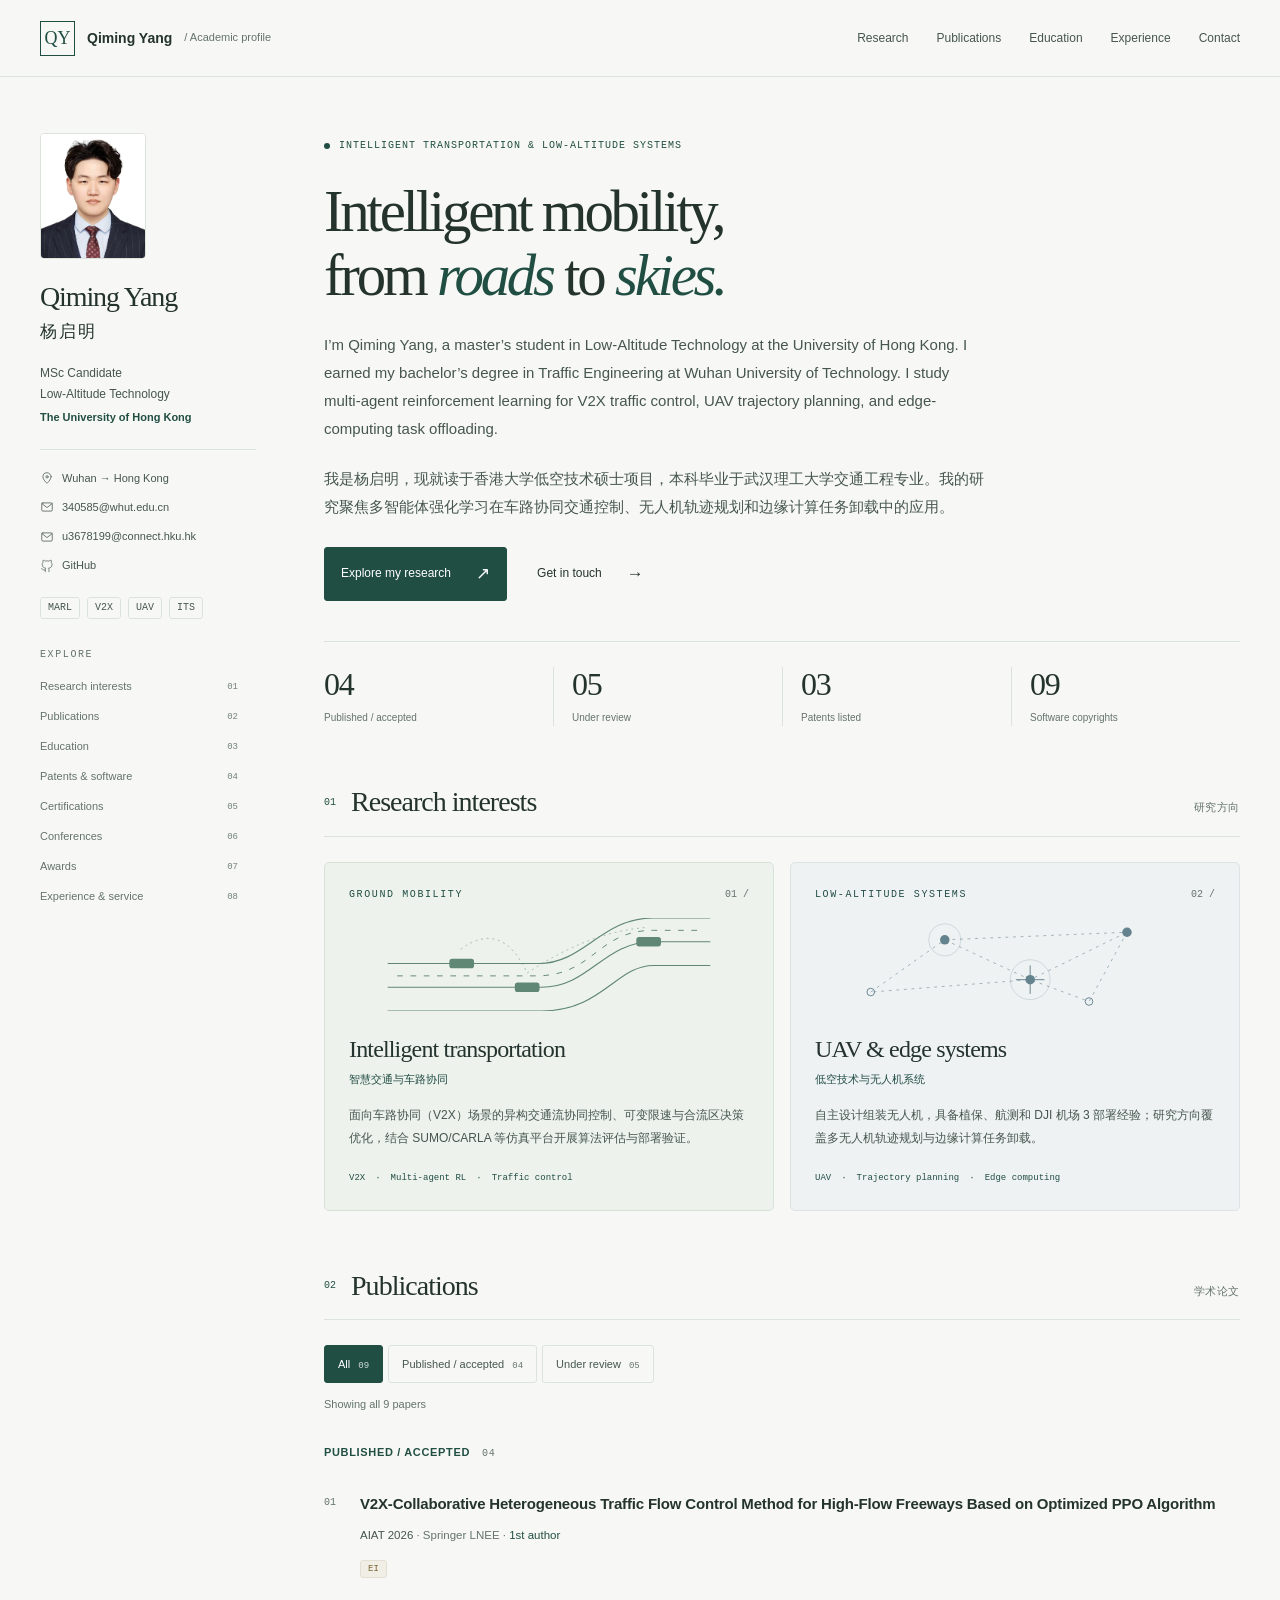
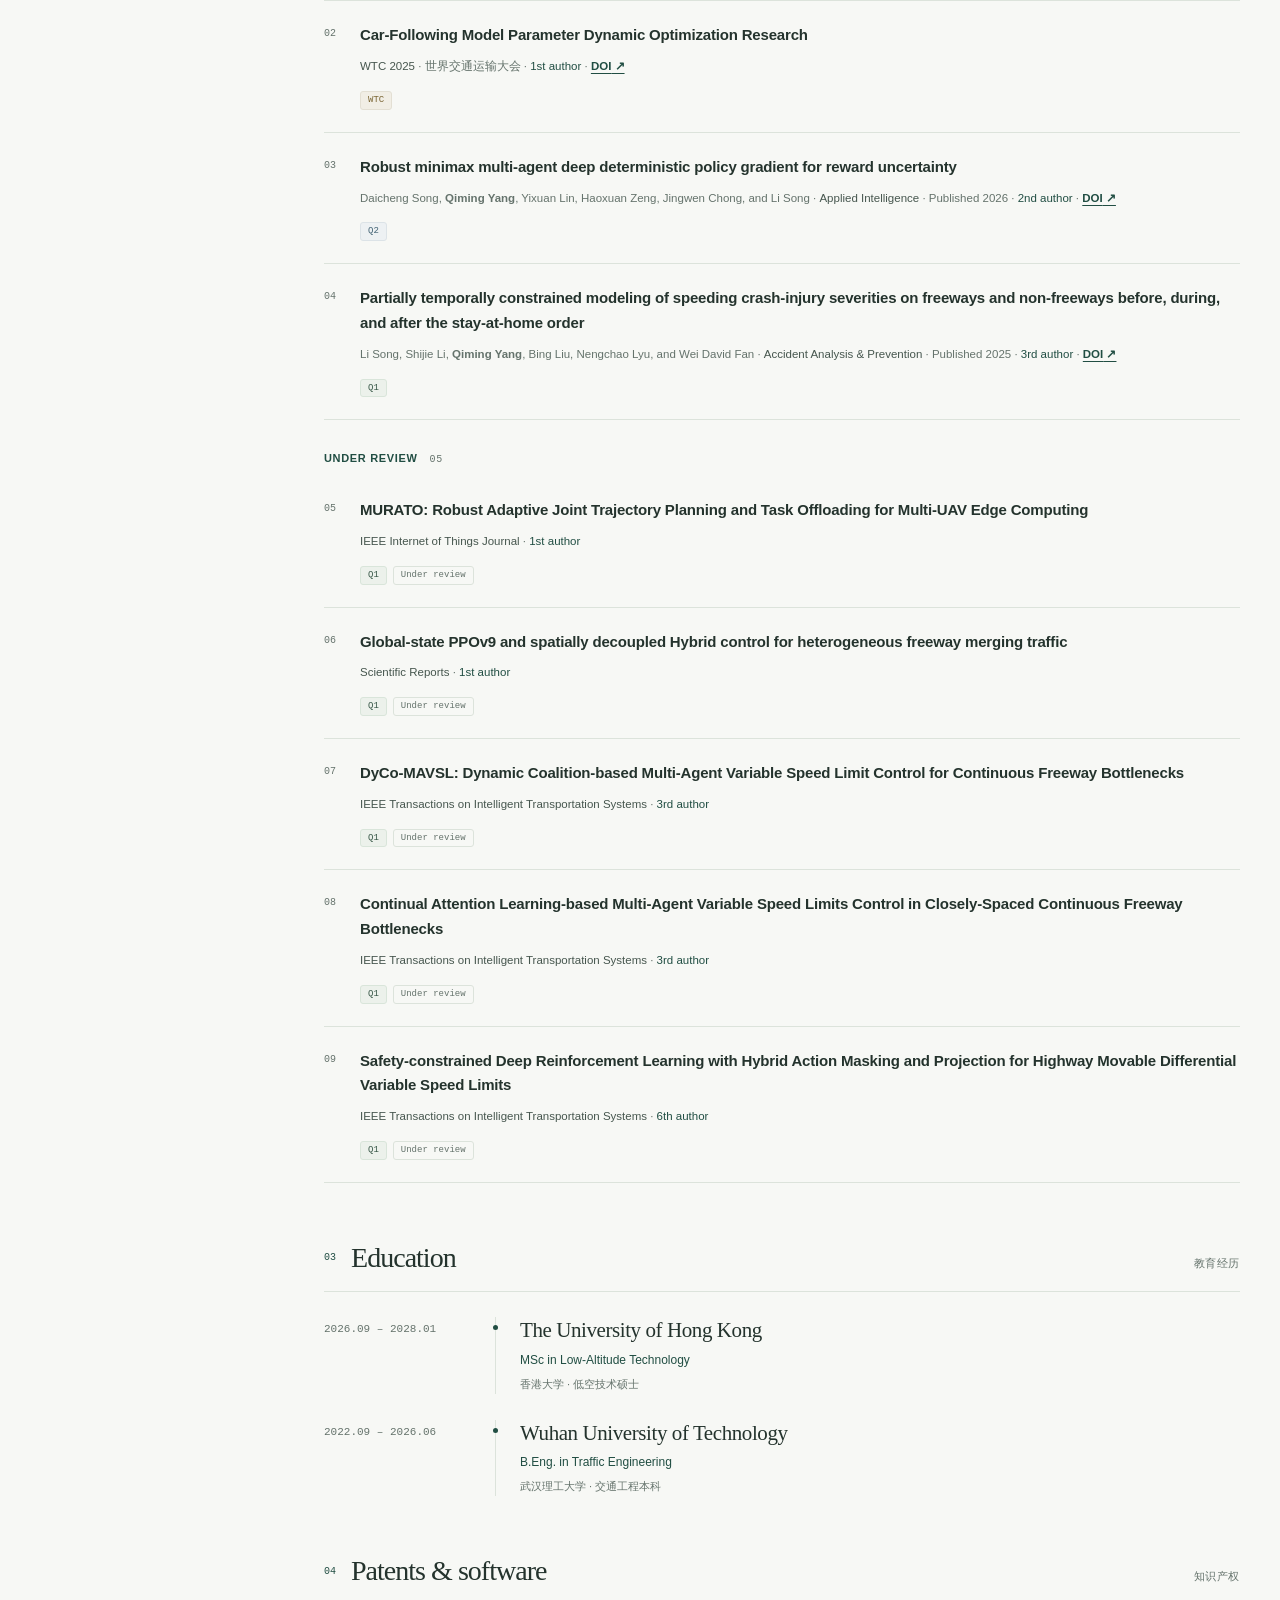
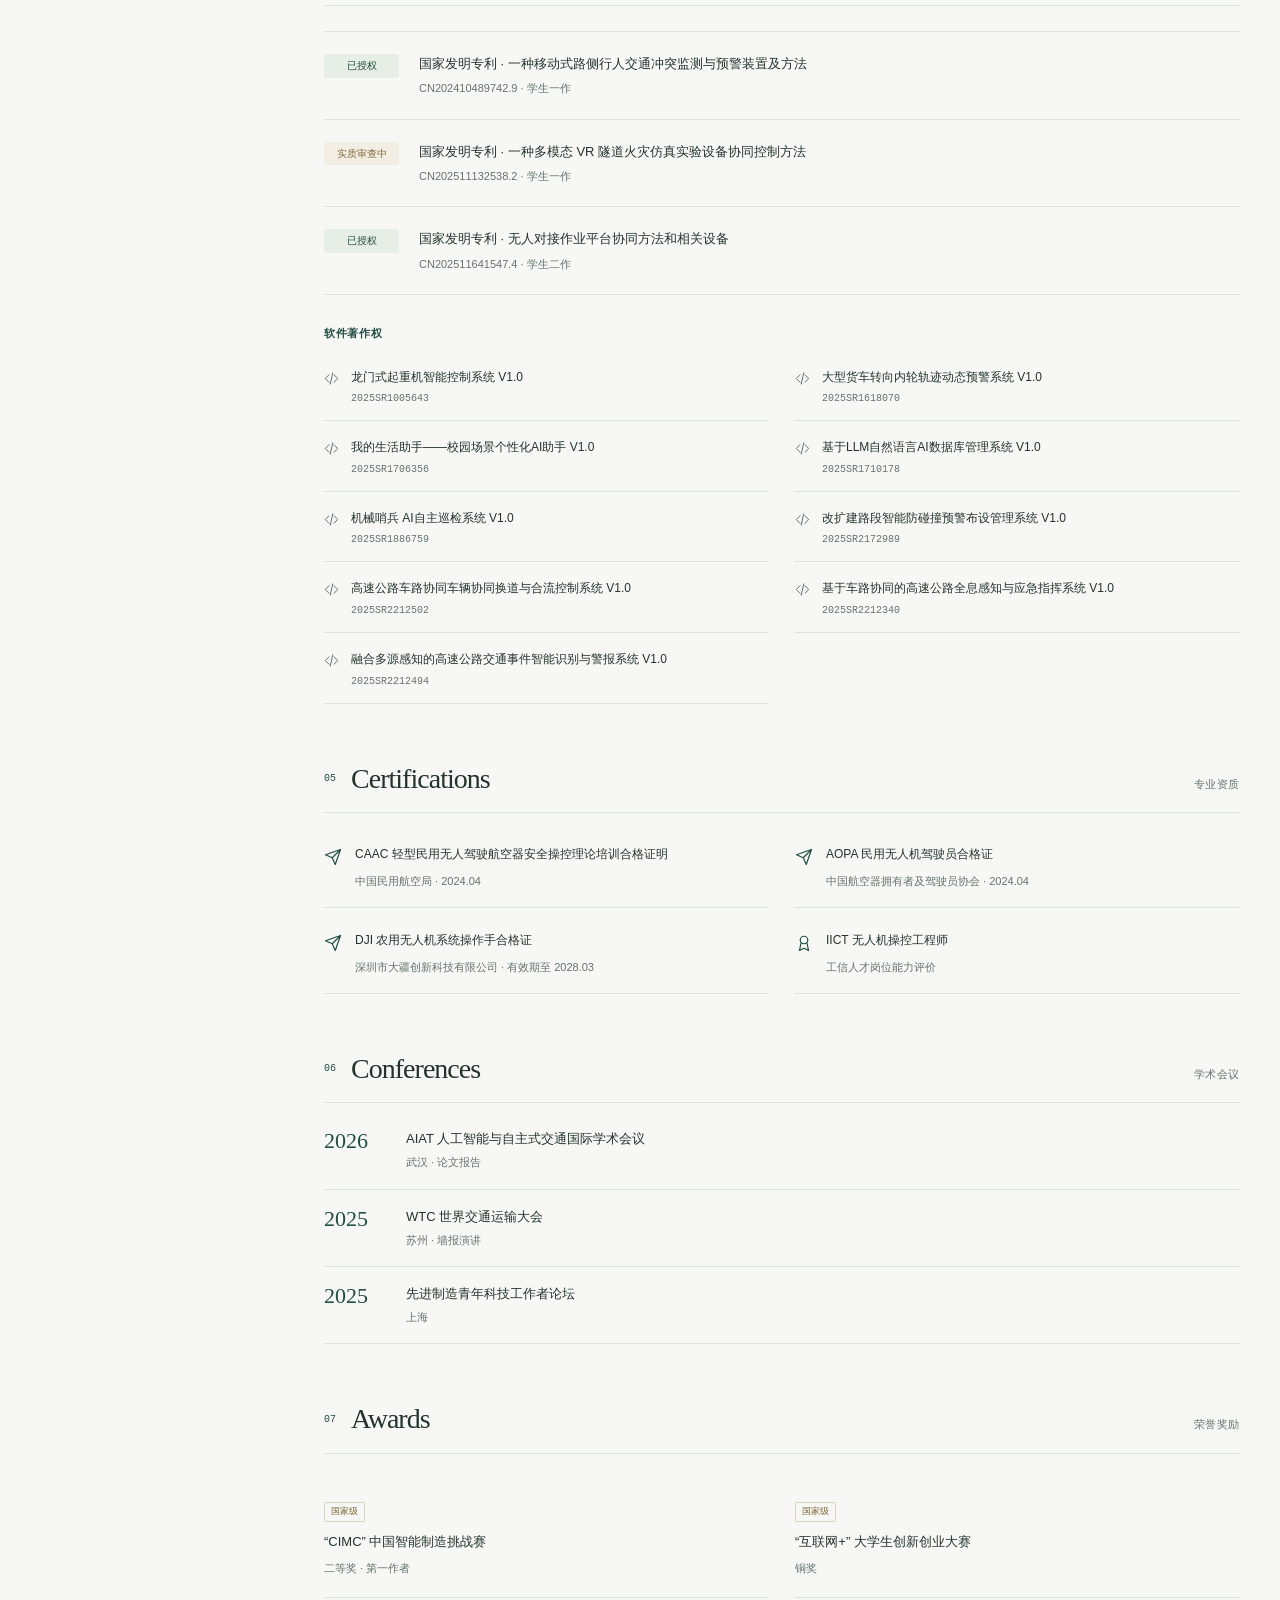
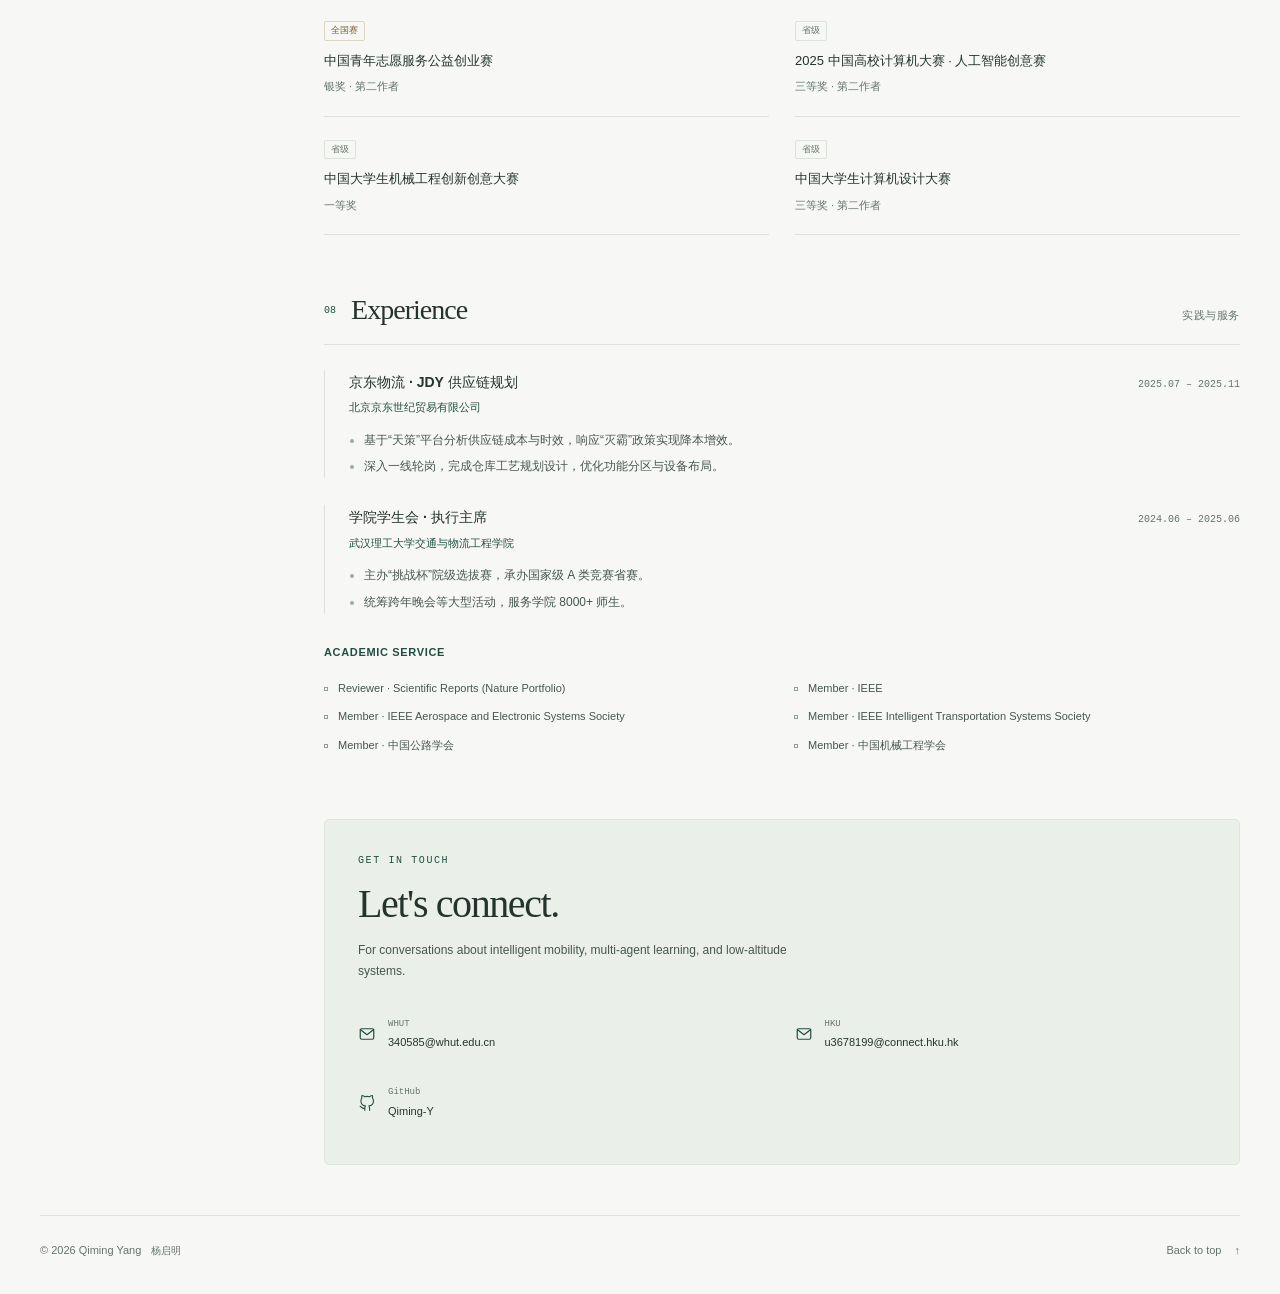
<file: index.html>
<!DOCTYPE html>
<html lang="en">
<head>
  <meta charset="UTF-8">
  <meta name="viewport" content="width=device-width, initial-scale=1.0">
  <title>杨启明 · Qiming Yang | Intelligent Transportation & Low-Altitude Systems</title>
  <meta name="description" content="Qiming Yang (杨启明), a master’s student at the University of Hong Kong and a Wuhan University of Technology graduate, studies V2X traffic control and UAV systems.">
  <meta name="author" content="Qiming Yang">
  <meta name="theme-color" content="#f7f8f5">
  <meta property="og:title" content="Qiming Yang · Intelligent Mobility Research">
  <meta property="og:description" content="Research in intelligent transportation, multi-agent learning, and low-altitude systems.">
  <meta property="og:type" content="website">
  <meta property="og:url" content="https://qiming-y.github.io/">
  <link rel="canonical" href="https://qiming-y.github.io/">
  <link rel="icon" href="assets/favicon.svg" type="image/svg+xml">
  <link rel="stylesheet" href="css/styles.css?v=20260923">
</head>
<body>
  <a class="skip-link" href="#main-content">Skip to content</a>

  <header class="nav">
    <div class="nav__inner">
      <a href="#top" class="nav__logo"><span class="nav__monogram" aria-hidden="true">QY</span> Qiming Yang<span class="nav__label"> / Academic profile</span></a>
      <button class="nav__burger" aria-label="Open navigation" aria-expanded="false" aria-controls="primary-navigation" type="button">
        <span></span><span></span>
      </button>
      <nav id="primary-navigation" class="nav__menu" aria-label="Primary navigation">
        <a href="#research" class="nav__link">Research</a>
        <a href="#publications" class="nav__link">Publications</a>
        <a href="#education" class="nav__link">Education</a>
        <a href="#experience" class="nav__link">Experience</a>
        <a href="#contact" class="nav__link">Contact</a>
      </nav>
    </div>
  </header>

  <div class="page" id="top">
    <aside class="sidebar" aria-label="Profile">
      <div class="sidebar__card">
        <div class="sidebar__avatar"><img src="assets/avatar.jpg" alt="Portrait of Qiming Yang" width="120" height="144" fetchpriority="high"></div>
        <div class="sidebar__identity">
          <h1 class="sidebar__name">Qiming Yang</h1>
          <p class="sidebar__name-zh" lang="zh-CN">杨启明</p>
          <p class="sidebar__bio">MSc Candidate<br>Low-Altitude Technology</p>
          <p class="sidebar__affiliation">The University of Hong Kong</p>
        </div>
        <ul class="sidebar__links">
          <li><svg class="icon" viewBox="0 0 24 24" fill="none" stroke="currentColor" stroke-width="1.6" stroke-linecap="round" stroke-linejoin="round" aria-hidden="true"><path d="M19 10c0 5-7 11-7 11S5 15 5 10a7 7 0 1 1 14 0Z"/><circle cx="12" cy="10" r="2"/></svg><span>Wuhan → Hong Kong</span></li>
          <li><a href="mailto:340585@whut.edu.cn"><svg class="icon" viewBox="0 0 24 24" fill="none" stroke="currentColor" stroke-width="1.6" stroke-linecap="round" stroke-linejoin="round" aria-hidden="true"><rect x="3" y="5" width="18" height="14" rx="2"/><path d="m3 6 9 7 9-7"/></svg><span>340585@whut.edu.cn</span></a></li>
          <li><a href="mailto:u3678199@connect.hku.hk"><svg class="icon" viewBox="0 0 24 24" fill="none" stroke="currentColor" stroke-width="1.6" stroke-linecap="round" stroke-linejoin="round" aria-hidden="true"><rect x="3" y="5" width="18" height="14" rx="2"/><path d="m3 6 9 7 9-7"/></svg><span>u3678199@connect.hku.hk</span></a></li>
          <li><a href="https://github.com/Qiming-Y" target="_blank" rel="noopener"><svg class="icon" viewBox="0 0 24 24" fill="none" stroke="currentColor" stroke-width="1.6" stroke-linecap="round" stroke-linejoin="round" aria-hidden="true"><path d="M9 19c-5 1-5-3-7-3m14 6v-4a3.5 3.5 0 0 0-1-2.7c3.3-.4 6.8-1.6 6.8-7.3a5.7 5.7 0 0 0-1.5-4A5.3 5.3 0 0 0 20.2.1S19 0 16 1.8a13.4 13.4 0 0 0-7 0C6 0 4.8.1 4.8.1a5.3 5.3 0 0 0-.1 3.9 5.7 5.7 0 0 0-1.5 4c0 5.7 3.5 6.9 6.8 7.3A3.5 3.5 0 0 0 9 18v4" transform="translate(1 2) scale(.9)"/></svg><span>GitHub</span></a></li>
        </ul>
        <div class="sidebar__tags" aria-label="Research keywords">
          <span class="tag">MARL</span><span class="tag">V2X</span><span class="tag">UAV</span><span class="tag">ITS</span>
        </div>
        <nav class="sidebar__index" aria-label="All sections">
          <p class="eyebrow">Explore</p>
          <a href="#research">Research interests <span aria-hidden="true">01</span></a>
          <a href="#publications">Publications <span aria-hidden="true">02</span></a>
          <a href="#education">Education <span aria-hidden="true">03</span></a>
          <a href="#patents">Patents &amp; software <span aria-hidden="true">04</span></a>
          <a href="#certifications">Certifications <span aria-hidden="true">05</span></a>
          <a href="#conferences">Conferences <span aria-hidden="true">06</span></a>
          <a href="#awards">Awards <span aria-hidden="true">07</span></a>
          <a href="#experience">Experience &amp; service <span aria-hidden="true">08</span></a>
        </nav>
      </div>
    </aside>

    <main id="main-content" class="content">
      <section class="hero" aria-labelledby="hero-title">
        <div class="hero__content">
          <p class="hero__eyebrow"><span></span> Intelligent transportation &amp; low-altitude systems</p>
          <h2 id="hero-title" class="hero__title">Intelligent mobility,<br>from <em>roads</em> to <em>skies.</em></h2>
          <p class="hero__lead">I’m Qiming Yang, a master’s student in Low-Altitude Technology at the University of Hong Kong. I earned my bachelor’s degree in Traffic Engineering at Wuhan University of Technology. I study multi-agent reinforcement learning for V2X traffic control, UAV trajectory planning, and edge-computing task offloading.</p>
          <p class="hero__lead" lang="zh-CN">我是杨启明，现就读于香港大学低空技术硕士项目，本科毕业于武汉理工大学交通工程专业。我的研究聚焦多智能体强化学习在车路协同交通控制、无人机轨迹规划和边缘计算任务卸载中的应用。</p>
          <div class="hero__actions">
            <a class="hero__btn hero__btn--primary" href="#publications">Explore my research <span aria-hidden="true">↗</span></a>
            <a class="hero__btn" href="#contact">Get in touch <span aria-hidden="true">→</span></a>
          </div>
          <div class="hero__facts" aria-label="Academic profile at a glance">
            <div class="hero__fact"><strong>04</strong><span>Published / accepted</span></div>
            <div class="hero__fact"><strong>05</strong><span>Under review</span></div>
            <div class="hero__fact"><strong>03</strong><span>Patents listed</span></div>
            <div class="hero__fact"><strong>09</strong><span>Software copyrights</span></div>
          </div>
        </div>
      </section>

      <section id="research" class="section">
        <h2 class="section__title"><span class="section__number" aria-hidden="true">01</span>Research interests <span class="section__zh" lang="zh-CN">研究方向</span></h2>
        <div class="section__body"><div class="research-grid">
          <article class="r-card r-card--road">
            <div class="r-card__top"><span class="eyebrow">Ground mobility</span><span aria-hidden="true">01 /</span></div>
            <svg class="research-art" viewBox="0 0 320 98" fill="none" aria-hidden="true"><path d="M-10 73H152C203 73 217 25 270 25H330M-10 48H149C197 48 215 0 270 0H330M-10 98H152C216 98 231 50 270 50H330" stroke="currentColor" stroke-width="1.2"/><path d="M0 61H146C208 61 210 13 270 13H320" stroke="currentColor" stroke-dasharray="6 8"/><rect x="55" y="43" width="26" height="10" rx="3" fill="currentColor"/><rect x="124" y="68" width="26" height="10" rx="3" fill="currentColor"/><rect x="252" y="20" width="26" height="10" rx="3" fill="currentColor"/><path d="M67 33Q110 1 137 58M137 58Q203 14 263 10" stroke="currentColor" stroke-dasharray="2 4" opacity=".55"/></svg>
            <h3>Intelligent transportation</h3><p class="r-card__subtitle" lang="zh-CN">智慧交通与车路协同</p>
            <p lang="zh-CN">面向车路协同（V2X）场景的异构交通流协同控制、可变限速与合流区决策优化，结合 SUMO/CARLA 等仿真平台开展算法评估与部署验证。</p>
            <div class="r-card__tags"><span>V2X</span><span>Multi-agent RL</span><span>Traffic control</span></div>
          </article>
          <article class="r-card r-card--air">
            <div class="r-card__top"><span class="eyebrow">Low-altitude systems</span><span aria-hidden="true">02 /</span></div>
            <svg class="research-art" viewBox="0 0 320 98" fill="none" aria-hidden="true"><path d="M8 78L86 23L176 65L278 15M86 23L278 15L238 88L176 65L8 78" stroke="currentColor" stroke-dasharray="3 5" opacity=".6"/><circle cx="86" cy="23" r="17" stroke="currentColor" opacity=".25"/><circle cx="86" cy="23" r="5" fill="currentColor"/><circle cx="176" cy="65" r="5" fill="currentColor"/><circle cx="278" cy="15" r="5" fill="currentColor"/><circle cx="8" cy="78" r="4" stroke="currentColor"/><circle cx="238" cy="88" r="4" stroke="currentColor"/><path d="M161 65H191M176 50V80" stroke="currentColor"/><circle cx="176" cy="65" r="21" stroke="currentColor" opacity=".25"/></svg>
            <h3>UAV &amp; edge systems</h3><p class="r-card__subtitle" lang="zh-CN">低空技术与无人机系统</p>
            <p lang="zh-CN">自主设计组装无人机，具备植保、航测和 DJI 机场 3 部署经验；研究方向覆盖多无人机轨迹规划与边缘计算任务卸载。</p>
            <div class="r-card__tags"><span>UAV</span><span>Trajectory planning</span><span>Edge computing</span></div>
          </article>
        </div></div>
      </section>

      <section id="publications" class="section">
        <h2 class="section__title"><span class="section__number" aria-hidden="true">02</span>Publications <span class="section__zh" lang="zh-CN">学术论文</span></h2>
        <div class="section__body">
          <div class="publication-tools" hidden>
            <div class="publication-filters" role="group" aria-label="Filter publications">
              <button type="button" data-filter="all" aria-pressed="true">All <span>09</span></button>
              <button type="button" data-filter="published" aria-pressed="false">Published / accepted <span>04</span></button>
              <button type="button" data-filter="review" aria-pressed="false">Under review <span>05</span></button>
            </div>
            <p class="publication-count" role="status" aria-live="polite">Showing all 9 papers</p>
          </div>
          <h3 class="subhead" data-publication-heading="published">Published / accepted <span class="subhead__count">04</span></h3>
          <article class="pub" data-status="published"><span class="pub__number" aria-hidden="true">01</span><div class="pub__row"><span class="badge badge--ei">EI</span><div class="pub__content"><h4>V2X-Collaborative Heterogeneous Traffic Flow Control Method for High-Flow Freeways Based on Optimized PPO Algorithm</h4><p class="pub__meta"><strong>AIAT 2026</strong> · Springer LNEE · <em>1st author</em></p></div></div></article>
          <article class="pub" data-status="published"><span class="pub__number" aria-hidden="true">02</span><div class="pub__row"><span class="badge badge--conf">WTC</span><div class="pub__content"><h4>Car-Following Model Parameter Dynamic Optimization Research</h4><p class="pub__meta"><strong>WTC 2025</strong> · 世界交通运输大会 · <em>1st author</em> · <a href="https://doi.org/10.26914/c.cnkihy.2025.017610" target="_blank" rel="noopener">DOI</a></p></div></div></article>
          <article class="pub" data-status="published"><span class="pub__number" aria-hidden="true">03</span><div class="pub__row"><span class="badge badge--q2">Q2</span><div class="pub__content"><h4>Robust minimax multi-agent deep deterministic policy gradient for reward uncertainty</h4><p class="pub__meta">Daicheng Song, <b>Qiming Yang</b>, Yixuan Lin, Haoxuan Zeng, Jingwen Chong, and Li Song · <strong>Applied Intelligence</strong> · Published 2026 · <em>2nd author</em> · <a href="https://doi.org/10.1007/s10489-026-07255-5" target="_blank" rel="noopener">DOI</a></p></div></div></article>
          <article class="pub" data-status="published"><span class="pub__number" aria-hidden="true">04</span><div class="pub__row"><span class="badge badge--q1">Q1</span><div class="pub__content"><h4>Partially temporally constrained modeling of speeding crash-injury severities on freeways and non-freeways before, during, and after the stay-at-home order</h4><p class="pub__meta">Li Song, Shijie Li, <b>Qiming Yang</b>, Bing Liu, Nengchao Lyu, and Wei David Fan · <strong>Accident Analysis &amp; Prevention</strong> · Published 2025 · <em>3rd author</em> · <a href="https://doi.org/10.1016/j.aap.2025.107917" target="_blank" rel="noopener">DOI</a></p></div></div></article>
          <h3 class="subhead" data-publication-heading="review">Under review <span class="subhead__count">05</span></h3>
          <article class="pub" data-status="review"><span class="pub__number" aria-hidden="true">05</span><div class="pub__row"><span class="badge badge--q1">Q1</span><span class="badge badge--wip">Under review</span><div class="pub__content"><h4>MURATO: Robust Adaptive Joint Trajectory Planning and Task Offloading for Multi-UAV Edge Computing</h4><p class="pub__meta"><strong>IEEE Internet of Things Journal</strong> · <em>1st author</em></p></div></div></article>
          <article class="pub" data-status="review"><span class="pub__number" aria-hidden="true">06</span><div class="pub__row"><span class="badge badge--q1">Q1</span><span class="badge badge--wip">Under review</span><div class="pub__content"><h4>Global-state PPOv9 and spatially decoupled Hybrid control for heterogeneous freeway merging traffic</h4><p class="pub__meta"><strong>Scientific Reports</strong> · <em>1st author</em></p></div></div></article>
          <article class="pub" data-status="review"><span class="pub__number" aria-hidden="true">07</span><div class="pub__row"><span class="badge badge--q1">Q1</span><span class="badge badge--wip">Under review</span><div class="pub__content"><h4>DyCo-MAVSL: Dynamic Coalition-based Multi-Agent Variable Speed Limit Control for Continuous Freeway Bottlenecks</h4><p class="pub__meta"><strong>IEEE Transactions on Intelligent Transportation Systems</strong> · <em>3rd author</em></p></div></div></article>
          <article class="pub" data-status="review"><span class="pub__number" aria-hidden="true">08</span><div class="pub__row"><span class="badge badge--q1">Q1</span><span class="badge badge--wip">Under review</span><div class="pub__content"><h4>Continual Attention Learning-based Multi-Agent Variable Speed Limits Control in Closely-Spaced Continuous Freeway Bottlenecks</h4><p class="pub__meta"><strong>IEEE Transactions on Intelligent Transportation Systems</strong> · <em>3rd author</em></p></div></div></article>
          <article class="pub" data-status="review"><span class="pub__number" aria-hidden="true">09</span><div class="pub__row"><span class="badge badge--q1">Q1</span><span class="badge badge--wip">Under review</span><div class="pub__content"><h4>Safety-constrained Deep Reinforcement Learning with Hybrid Action Masking and Projection for Highway Movable Differential Variable Speed Limits</h4><p class="pub__meta"><strong>IEEE Transactions on Intelligent Transportation Systems</strong> · <em>6th author</em></p></div></div></article>
        </div>
      </section>

      <section id="education" class="section">
        <h2 class="section__title"><span class="section__number" aria-hidden="true">03</span>Education <span class="section__zh" lang="zh-CN">教育经历</span></h2>
        <div class="section__body"><div class="edu">
          <article class="edu__item"><div class="edu__time">2026.09 – 2028.01</div><div class="edu__info"><h3>The University of Hong Kong</h3><p class="edu__degree">MSc in Low-Altitude Technology</p><p class="edu__zh">香港大学 · 低空技术硕士</p></div></article>
          <article class="edu__item"><div class="edu__time">2022.09 – 2026.06</div><div class="edu__info"><h3>Wuhan University of Technology</h3><p class="edu__degree">B.Eng. in Traffic Engineering</p><p class="edu__zh">武汉理工大学 · 交通工程本科</p></div></article>
        </div></div>
      </section>

      <section id="patents" class="section">
        <h2 class="section__title"><span class="section__number" aria-hidden="true">04</span>Patents &amp; software <span class="section__zh" lang="zh-CN">知识产权</span></h2>
        <div class="section__body">
          <div class="patent-list">
            <div class="patent patent--granted"><span class="patent__tag">已授权</span><div><h4>国家发明专利 · 一种移动式路侧行人交通冲突监测与预警装置及方法</h4><p lang="zh-CN">CN202410489742.9 · 学生一作</p></div></div>
            <div class="patent"><span class="patent__tag">实质审查中</span><div><h4>国家发明专利 · 一种多模态 VR 隧道火灾仿真实验设备协同控制方法</h4><p lang="zh-CN">CN202511132538.2 · 学生一作</p></div></div>
            <div class="patent patent--granted"><span class="patent__tag">已授权</span><div><h4>国家发明专利 · 无人对接作业平台协同方法和相关设备</h4><p lang="zh-CN">CN202511641547.4 · 学生二作</p></div></div>
          </div>
          <h3 class="subhead">软件著作权</h3>
          <div class="soft-list">
            <div class="soft"><svg class="icon" viewBox="0 0 24 24" fill="none" stroke="currentColor" stroke-width="1.6" stroke-linecap="round" stroke-linejoin="round" aria-hidden="true"><path d="m8 6-6 6 6 6m8-12 6 6-6 6M14 3l-4 18"/></svg><div><strong>龙门式起重机智能控制系统 V1.0</strong><span>2025SR1005643</span></div></div>
            <div class="soft"><svg class="icon" viewBox="0 0 24 24" fill="none" stroke="currentColor" stroke-width="1.6" stroke-linecap="round" stroke-linejoin="round" aria-hidden="true"><path d="m8 6-6 6 6 6m8-12 6 6-6 6M14 3l-4 18"/></svg><div><strong>大型货车转向内轮轨迹动态预警系统 V1.0</strong><span>2025SR1618070</span></div></div>
            <div class="soft"><svg class="icon" viewBox="0 0 24 24" fill="none" stroke="currentColor" stroke-width="1.6" stroke-linecap="round" stroke-linejoin="round" aria-hidden="true"><path d="m8 6-6 6 6 6m8-12 6 6-6 6M14 3l-4 18"/></svg><div><strong>我的生活助手——校园场景个性化AI助手 V1.0</strong><span>2025SR1706356</span></div></div>
            <div class="soft"><svg class="icon" viewBox="0 0 24 24" fill="none" stroke="currentColor" stroke-width="1.6" stroke-linecap="round" stroke-linejoin="round" aria-hidden="true"><path d="m8 6-6 6 6 6m8-12 6 6-6 6M14 3l-4 18"/></svg><div><strong>基于LLM自然语言AI数据库管理系统 V1.0</strong><span>2025SR1710178</span></div></div>
            <div class="soft"><svg class="icon" viewBox="0 0 24 24" fill="none" stroke="currentColor" stroke-width="1.6" stroke-linecap="round" stroke-linejoin="round" aria-hidden="true"><path d="m8 6-6 6 6 6m8-12 6 6-6 6M14 3l-4 18"/></svg><div><strong>机械哨兵 AI自主巡检系统 V1.0</strong><span>2025SR1886759</span></div></div>
            <div class="soft"><svg class="icon" viewBox="0 0 24 24" fill="none" stroke="currentColor" stroke-width="1.6" stroke-linecap="round" stroke-linejoin="round" aria-hidden="true"><path d="m8 6-6 6 6 6m8-12 6 6-6 6M14 3l-4 18"/></svg><div><strong>改扩建路段智能防碰撞预警布设管理系统 V1.0</strong><span>2025SR2172989</span></div></div>
            <div class="soft"><svg class="icon" viewBox="0 0 24 24" fill="none" stroke="currentColor" stroke-width="1.6" stroke-linecap="round" stroke-linejoin="round" aria-hidden="true"><path d="m8 6-6 6 6 6m8-12 6 6-6 6M14 3l-4 18"/></svg><div><strong>高速公路车路协同车辆协同换道与合流控制系统 V1.0</strong><span>2025SR2212502</span></div></div>
            <div class="soft"><svg class="icon" viewBox="0 0 24 24" fill="none" stroke="currentColor" stroke-width="1.6" stroke-linecap="round" stroke-linejoin="round" aria-hidden="true"><path d="m8 6-6 6 6 6m8-12 6 6-6 6M14 3l-4 18"/></svg><div><strong>基于车路协同的高速公路全息感知与应急指挥系统 V1.0</strong><span>2025SR2212340</span></div></div>
            <div class="soft"><svg class="icon" viewBox="0 0 24 24" fill="none" stroke="currentColor" stroke-width="1.6" stroke-linecap="round" stroke-linejoin="round" aria-hidden="true"><path d="m8 6-6 6 6 6m8-12 6 6-6 6M14 3l-4 18"/></svg><div><strong>融合多源感知的高速公路交通事件智能识别与警报系统 V1.0</strong><span>2025SR2212494</span></div></div>
          </div>
        </div>
      </section>

      <section id="certifications" class="section"><h2 class="section__title"><span class="section__number" aria-hidden="true">05</span>Certifications <span class="section__zh" lang="zh-CN">专业资质</span></h2><div class="section__body"><div class="cert-grid">
        <article class="cert-card"><div class="cert-card__icon"><svg class="icon" viewBox="0 0 24 24" fill="none" stroke="currentColor" stroke-width="1.6" stroke-linecap="round" stroke-linejoin="round" aria-hidden="true"><path d="m22 2-7 20-4-9-9-4 20-7Z M22 2 11 13"/></svg></div><div><h4>CAAC 轻型民用无人驾驶航空器安全操控理论培训合格证明</h4><p lang="zh-CN">中国民用航空局 · 2024.04</p></div></article>
        <article class="cert-card"><div class="cert-card__icon"><svg class="icon" viewBox="0 0 24 24" fill="none" stroke="currentColor" stroke-width="1.6" stroke-linecap="round" stroke-linejoin="round" aria-hidden="true"><path d="m22 2-7 20-4-9-9-4 20-7Z M22 2 11 13"/></svg></div><div><h4>AOPA 民用无人机驾驶员合格证</h4><p lang="zh-CN">中国航空器拥有者及驾驶员协会 · 2024.04</p></div></article>
        <article class="cert-card"><div class="cert-card__icon"><svg class="icon" viewBox="0 0 24 24" fill="none" stroke="currentColor" stroke-width="1.6" stroke-linecap="round" stroke-linejoin="round" aria-hidden="true"><path d="m22 2-7 20-4-9-9-4 20-7Z M22 2 11 13"/></svg></div><div><h4>DJI 农用无人机系统操作手合格证</h4><p lang="zh-CN">深圳市大疆创新科技有限公司 · 有效期至 2028.03</p></div></article>
        <article class="cert-card"><div class="cert-card__icon"><svg class="icon" viewBox="0 0 24 24" fill="none" stroke="currentColor" stroke-width="1.6" stroke-linecap="round" stroke-linejoin="round" aria-hidden="true"><circle cx="12" cy="8" r="5"/><path d="m8 12-2 10 6-3 6 3-2-10"/></svg></div><div><h4>IICT 无人机操控工程师</h4><p lang="zh-CN">工信人才岗位能力评价</p></div></article>
      </div></div></section>

      <section id="conferences" class="section"><h2 class="section__title"><span class="section__number" aria-hidden="true">06</span>Conferences <span class="section__zh" lang="zh-CN">学术会议</span></h2><div class="section__body"><div class="conf-list">
        <div class="conf"><span class="conf__year">2026</span><div class="conf__info"><h4>AIAT 人工智能与自主式交通国际学术会议</h4><p lang="zh-CN">武汉 · 论文报告</p></div></div>
        <div class="conf"><span class="conf__year">2025</span><div class="conf__info"><h4>WTC 世界交通运输大会</h4><p lang="zh-CN">苏州 · 墙报演讲</p></div></div>
        <div class="conf"><span class="conf__year">2025</span><div class="conf__info"><h4>先进制造青年科技工作者论坛</h4><p lang="zh-CN">上海</p></div></div>
      </div></div></section>

      <section id="awards" class="section"><h2 class="section__title"><span class="section__number" aria-hidden="true">07</span>Awards <span class="section__zh" lang="zh-CN">荣誉奖励</span></h2><div class="section__body"><div class="awards">
        <div class="award"><span class="award__level award__level--n">国家级</span><div class="award__body"><strong>“CIMC” 中国智能制造挑战赛</strong><span>二等奖 · 第一作者</span></div></div>
        <div class="award"><span class="award__level award__level--n">国家级</span><div class="award__body"><strong>“互联网+” 大学生创新创业大赛</strong><span>铜奖</span></div></div>
        <div class="award"><span class="award__level award__level--n">全国赛</span><div class="award__body"><strong>中国青年志愿服务公益创业赛</strong><span>银奖 · 第二作者</span></div></div>
        <div class="award"><span class="award__level award__level--p">省级</span><div class="award__body"><strong>2025 中国高校计算机大赛 · 人工智能创意赛</strong><span>三等奖 · 第二作者</span></div></div>
        <div class="award"><span class="award__level award__level--p">省级</span><div class="award__body"><strong>中国大学生机械工程创新创意大赛</strong><span>一等奖</span></div></div>
        <div class="award"><span class="award__level award__level--p">省级</span><div class="award__body"><strong>中国大学生计算机设计大赛</strong><span>三等奖 · 第二作者</span></div></div>
      </div></div></section>

      <section id="experience" class="section"><h2 class="section__title"><span class="section__number" aria-hidden="true">08</span>Experience <span class="section__zh" lang="zh-CN">实践与服务</span></h2><div class="section__body"><div class="exp">
        <article class="exp__card"><div class="exp__top"><h3>京东物流 · JDY 供应链规划</h3><span class="exp__time">2025.07 – 2025.11</span></div><p class="exp__org">北京京东世纪贸易有限公司</p><ul><li>基于“天策”平台分析供应链成本与时效，响应“灭霸”政策实现降本增效。</li><li>深入一线轮岗，完成仓库工艺规划设计，优化功能分区与设备布局。</li></ul></article>
        <article class="exp__card"><div class="exp__top"><h3>学院学生会 · 执行主席</h3><span class="exp__time">2024.06 – 2025.06</span></div><p class="exp__org">武汉理工大学交通与物流工程学院</p><ul><li>主办“挑战杯”院级选拔赛，承办国家级 A 类竞赛省赛。</li><li>统筹跨年晚会等大型活动，服务学院 8000+ 师生。</li></ul></article>
      </div><h3 class="subhead">Academic Service</h3><ul class="service"><li>Reviewer · <em>Scientific Reports</em> (Nature Portfolio)</li><li>Member · IEEE</li><li>Member · IEEE Aerospace and Electronic Systems Society</li><li>Member · IEEE Intelligent Transportation Systems Society</li><li>Member · 中国公路学会</li><li>Member · 中国机械工程学会</li></ul></div></section>

      <section id="contact" class="section section--contact"><p class="eyebrow">Get in touch</p><h2 class="section__title">Let's connect.</h2><p class="contact-intro">For conversations about intelligent mobility, multi-agent learning, and low-altitude systems.</p><div class="section__body"><div class="contact-grid">
        <a href="mailto:340585@whut.edu.cn" class="c-card"><svg class="icon" viewBox="0 0 24 24" fill="none" stroke="currentColor" stroke-width="1.6" stroke-linecap="round" stroke-linejoin="round" aria-hidden="true"><rect x="3" y="5" width="18" height="14" rx="2"/><path d="m3 6 9 7 9-7"/></svg><span class="c-card__label">WHUT</span><strong>340585@whut.edu.cn</strong></a>
        <a href="mailto:u3678199@connect.hku.hk" class="c-card"><svg class="icon" viewBox="0 0 24 24" fill="none" stroke="currentColor" stroke-width="1.6" stroke-linecap="round" stroke-linejoin="round" aria-hidden="true"><rect x="3" y="5" width="18" height="14" rx="2"/><path d="m3 6 9 7 9-7"/></svg><span class="c-card__label">HKU</span><strong>u3678199@connect.hku.hk</strong></a>
        <a href="https://github.com/Qiming-Y" target="_blank" rel="noopener" class="c-card"><svg class="icon" viewBox="0 0 24 24" fill="none" stroke="currentColor" stroke-width="1.6" stroke-linecap="round" stroke-linejoin="round" aria-hidden="true"><path d="M9 19c-5 1-5-3-7-3m14 6v-4a3.5 3.5 0 0 0-1-2.7c3.3-.4 6.8-1.6 6.8-7.3a5.7 5.7 0 0 0-1.5-4A5.3 5.3 0 0 0 20.2.1S19 0 16 1.8a13.4 13.4 0 0 0-7 0C6 0 4.8.1 4.8.1a5.3 5.3 0 0 0-.1 3.9 5.7 5.7 0 0 0-1.5 4c0 5.7 3.5 6.9 6.8 7.3A3.5 3.5 0 0 0 9 18v4" transform="translate(1 2) scale(.9)"/></svg><span class="c-card__label">GitHub</span><strong>Qiming-Y</strong></a>
      </div></div></section>
    </main>
  </div>

  <footer class="footer"><p>© 2026 Qiming Yang <span lang="zh-CN">杨启明</span></p><a href="#top">Back to top <span aria-hidden="true">↑</span></a></footer>
  <script src="js/main.js?v=20260923" defer></script>
</body>
</html>
</file>
<file: css/styles.css>
/* Qiming Yang — editorial academic profile */
:root {
  --ink: #24332d;
  --body: #46564e;
  --muted: #65736c;
  --accent: #214e43;
  --accent-hover: #346d5a;
  --paper: #f7f8f5;
  --surface: #fff;
  --tint: #edf2ed;
  --line: #dce3db;
  --serif: Georgia, 'Times New Roman', 'Songti SC', serif;
  --sans: -apple-system, BlinkMacSystemFont, 'Segoe UI', 'PingFang SC', 'Microsoft YaHei', sans-serif;
  --mono: 'SFMono-Regular', Consolas, monospace;
  --header-h: 76px;
}
*, *::before, *::after { box-sizing: border-box; }
* { margin: 0; }
html { scroll-behavior: smooth; scroll-padding-top: calc(var(--header-h) + 24px); }
body { background: var(--paper); color: var(--ink); font: 15px/1.75 var(--sans); -webkit-font-smoothing: antialiased; }
a { color: inherit; text-decoration: none; }
a, button { -webkit-tap-highlight-color: transparent; }
a, button { transition: color .18s, background-color .18s, border-color .18s; }
a:hover { color: var(--accent-hover); }
:focus-visible { outline: 2px solid var(--accent); outline-offset: 5px; }
img, svg { display: block; max-width: 100%; }
button { font: inherit; cursor: pointer; }
ul { list-style: none; padding: 0; }
[hidden] { display: none !important; }
::selection { background: #cfe1d5; color: var(--ink); }
.icon { width: 18px; height: 18px; flex: 0 0 18px; }
.skip-link { position: fixed; z-index: 200; top: -70px; left: 20px; padding: 10px 18px; background: var(--accent); color: white; }
.skip-link:focus { top: 8px; color: white; }
.eyebrow { font: 500 10px/1.5 var(--mono); text-transform: uppercase; letter-spacing: .16em; }
.nav { position: sticky; top: 0; z-index: 100; background: rgba(247,248,245,.97); border-bottom: 1px solid var(--line); }
.nav__inner { max-width: 1280px; min-height: var(--header-h); margin: auto; padding: 0 40px; display: flex; align-items: center; justify-content: space-between; gap: 24px; }
.nav__logo { display: flex; align-items: center; gap: 12px; font-size: 14px; font-weight: 600; white-space: nowrap; }
.nav__monogram { display: grid; place-items: center; width: 35px; height: 35px; border: 1px solid var(--accent); color: var(--accent); font: 18px var(--serif); }
.nav__label { font-size: 11px; font-weight: 400; color: var(--muted); }
.nav__menu { display: flex; align-items: center; gap: 28px; }
.nav__link { position: relative; display: block; padding: 26px 0; font-size: 12px; color: var(--body); }
.nav__link::after { content: ''; position: absolute; bottom: 17px; left: 0; right: 0; height: 2px; background: var(--accent); transform: scaleX(0); transition: transform .18s; }
.nav__link.active, .nav__link:hover { color: var(--accent); }
.nav__link.active::after, .nav__link:hover::after { transform: scaleX(1); }
.nav__burger { display: none; align-items: center; justify-content: center; flex-direction: column; gap: 6px; width: 44px; height: 44px; padding: 0; border: 1px solid var(--line); border-radius: 4px; background: transparent; }
.nav__burger span { display: block; width: 18px; height: 1px; background: var(--ink); transition: transform .18s; }
.nav__burger[aria-expanded='true'] span:first-child { transform: translateY(3.5px) rotate(45deg); }
.nav__burger[aria-expanded='true'] span:last-child { transform: translateY(-3.5px) rotate(-45deg); }
.page { display: grid; grid-template-columns: 218px minmax(0,1fr); gap: 66px; max-width: 1280px; padding: 56px 40px 0; margin: auto; align-items: start; }
.sidebar { position: sticky; top: 110px; max-height: calc(100vh - 130px); max-height: calc(100svh - 130px); overflow-y: auto; scrollbar-width: thin; scrollbar-color: var(--line) transparent; }
.sidebar__card { padding-right: 2px; }
.sidebar__avatar { width: 106px; height: 126px; overflow: hidden; margin-bottom: 21px; background: #fff; border: 1px solid var(--line); border-radius: 4px; }
.sidebar__avatar img { width: 100%; height: 100%; object-fit: cover; object-position: center 24%; }
.sidebar__name { font: 400 28px/1.2 var(--serif); letter-spacing: -.04em; }
.sidebar__name-zh { margin-top: 3px; font-size: 17px; letter-spacing: .12em; }
.sidebar__bio { margin-top: 17px; font-size: 12px; line-height: 1.75; color: var(--body); }
.sidebar__affiliation { margin-top: 3px; font-size: 11px; font-weight: 600; color: var(--accent); }
.sidebar__links { display: grid; gap: 10px; margin-top: 21px; padding-top: 19px; border-top: 1px solid var(--line); }
.sidebar__links li, .sidebar__links a { display: flex; align-items: center; gap: 8px; min-width: 0; font-size: 11px; color: var(--body); }
.sidebar__links a:hover { color: var(--accent); text-decoration: underline; text-underline-offset: 4px; }
.sidebar__links .icon { width: 14px; height: 14px; flex-basis: 14px; color: var(--muted); }
.sidebar__tags { display: flex; flex-wrap: wrap; gap: 7px; margin-top: 21px; }
.tag { border: 1px solid var(--line); padding: 2px 7px; border-radius: 3px; font: 10px/1.6 var(--mono); color: var(--body); }
.sidebar__index { padding-top: 28px; }
.sidebar__index .eyebrow { margin-bottom: 10px; color: var(--muted); }
.sidebar__index a { display: flex; align-items: center; justify-content: space-between; min-height: 30px; padding-right: 18px; font-size: 11px; color: var(--muted); }
.sidebar__index a span { font: 9px var(--mono); color: #738279; }
.sidebar__index a:hover, .sidebar__index a.active { color: var(--accent); }
.sidebar__index a.active { font-weight: 650; }
.content { min-width: 0; }
.hero { padding: 5px 0 0; margin-bottom: 59px; }
.hero__eyebrow { display: flex; align-items: center; gap: 9px; color: var(--accent); font: 500 10px/1.6 var(--mono); text-transform: uppercase; letter-spacing: .10em; }
.hero__eyebrow span { width: 6px; height: 6px; flex-shrink: 0; border-radius: 50%; background: var(--accent); }
.hero__title { margin-top: 26px; font: 400 clamp(43px,4.6vw,65px)/1.09 var(--serif); letter-spacing: -.055em; text-wrap: balance; }
.hero__title em { font-weight: 400; color: var(--accent); }
.hero__lead { max-width: 665px; margin-top: 23px; font-size: 15px; color: var(--body); line-height: 1.85; }
.hero__actions { display: flex; flex-wrap: wrap; align-items: center; gap: 13px; margin-top: 26px; }
.hero__btn { display: inline-flex; justify-content: space-between; align-items: center; gap: 25px; padding: 11px 16px; border: 1px solid transparent; border-radius: 3px; font-size: 12px; font-weight: 500; min-height: 44px; }
.hero__btn--primary { color: white; background: var(--accent); border-color: var(--accent); }
.hero__btn--primary:hover { color: white; background: var(--accent-hover); border-color: var(--accent-hover); }
.hero__btn:not(.hero__btn--primary):hover { background: var(--tint); }
.hero__btn span { font-size: 17px; }
.hero__facts { display: grid; grid-template-columns: repeat(4,minmax(0,1fr)); margin-top: 40px; padding: 25px 0 0; border-top: 1px solid var(--line); }
.hero__fact { padding: 0 18px; border-left: 1px solid var(--line); }
.hero__fact:first-child { padding-left: 0; border-left: 0; }
.hero__fact strong { display: block; font: 400 32px/1.1 var(--serif); letter-spacing: -.04em; }
.hero__fact span { display: block; margin-top: 7px; font-size: 10px; color: var(--muted); }
.section { margin-bottom: 58px; }
.section__title { display: flex; align-items: baseline; flex-wrap: wrap; gap: 12px; padding-bottom: 17px; margin-bottom: 25px; border-bottom: 1px solid var(--line); font: 400 28px/1.2 var(--serif); letter-spacing: -.035em; }
.section__number { align-self: center; font: 10px var(--mono); color: var(--accent); letter-spacing: 0; margin-right: 3px; }
.section__zh { margin-left: auto; color: var(--muted); font: 11px var(--sans); letter-spacing: .05em; }
.section__body { min-width: 0; }
.subhead { display: flex; align-items: center; gap: 12px; margin: 30px 0 8px; color: var(--accent); font: 600 11px/1.6 var(--sans); letter-spacing: .06em; text-transform: uppercase; }
.subhead:first-child { margin-top: 0; }
.subhead__count { font: 10px var(--mono); color: var(--muted); }
.research-grid { display: grid; grid-template-columns: repeat(2,minmax(0,1fr)); gap: 16px; }
.r-card { display: flex; flex-direction: column; min-width: 0; padding: 24px; border: 1px solid #d7e2d8; border-radius: 5px; background: #edf2ed; }
.r-card--air { background: #eff2f3; border-color: #dce3e5; }
.r-card__top { display: flex; align-items: center; justify-content: space-between; gap: 10px; color: var(--accent); }
.r-card__top > span:last-child { font: 10px var(--mono); color: var(--muted); }
.research-art { width: 100%; height: 93px; margin: 16px 0 24px; color: #608775; }
.r-card--air .research-art { color: #65838e; }
.r-card h3 { font: 400 24px/1.18 var(--serif); letter-spacing: -.035em; }
.r-card__subtitle { margin: 7px 0 15px; font-size: 11px; color: var(--accent); }
.r-card p:not(.r-card__subtitle) { color: var(--body); font-size: 12px; line-height: 1.9; }
.r-card__tags { display: flex; flex-wrap: wrap; gap: 6px 10px; margin-top: auto; padding-top: 22px; color: var(--accent); font: 9px/1.5 var(--mono); }
.r-card__tags span + span::before { content: '·'; padding-right: 10px; }
.publication-tools { display: flex; flex-direction: column; align-items: flex-start; gap: 12px; margin-bottom: 27px; }
.publication-filters { display: flex; flex-wrap: wrap; gap: 5px; }
.publication-filters button { border: 1px solid var(--line); border-radius: 3px; background: transparent; padding: 8px 13px; color: var(--body); font-size: 11px; min-height: 38px; }
.publication-filters button span { padding-left: 5px; font: 9px var(--mono); opacity: .8; }
.publication-filters button:hover { border-color: var(--accent); }
.publication-filters button[aria-pressed='true'] { color: #fff; background: var(--accent); border-color: var(--accent); }
.publication-count { color: var(--muted); font-size: 11px; }
.pub { display: grid; grid-template-columns: 23px minmax(0,1fr); gap: 13px; padding: 22px 0; border-bottom: 1px solid var(--line); }
.pub__number { color: var(--muted); font: 10px/2 var(--mono); padding-top: 1px; }
.pub__row { display: flex; flex-wrap: wrap; align-items: center; gap: 6px; min-width: 0; }
.pub__content { order: -1; width: 100%; margin-bottom: 7px; }
.pub__content h4 { font-size: 15px; font-weight: 550; line-height: 1.65; letter-spacing: -.012em; }
.pub__meta { margin-top: 8px; color: var(--muted); font-size: 11.5px; line-height: 1.9; }
.pub__meta strong { color: var(--body); font-weight: 500; }
.pub__meta em { font-style: normal; color: var(--accent); }
.pub__meta a { color: var(--accent); text-decoration: underline; text-underline-offset: 3px; font-weight: 600; white-space: nowrap; }
.pub__meta a::after { content: ' ↗'; }
.badge { display: inline-block; padding: 1px 7px; border: 1px solid #d9e5da; border-radius: 3px; background: #ecf1eb; color: #375747; font: 9px/1.65 var(--mono); }
.badge--q2 { background: #edf1f3; color: #426374; border-color: #dce3e7; }
.badge--ei, .badge--conf { background: #f1eee5; color: #796432; border-color: #e3dfd3; }
.badge--wip { background: transparent; color: var(--muted); border-color: var(--line); }
.edu { display: grid; gap: 26px; }
.edu__item { display: grid; grid-template-columns: 146px minmax(0,1fr); gap: 25px; }
.edu__time { font: 11px/1.8 var(--mono); color: var(--muted); padding-top: 3px; }
.edu__info { position: relative; border-left: 1px solid var(--line); padding-left: 24px; }
.edu__info::before { content: ''; position: absolute; top: 8px; left: -3px; width: 5px; height: 5px; border-radius: 50%; background: var(--accent); }
.edu__info h3 { font: 400 21px/1.3 var(--serif); letter-spacing: -.02em; }
.edu__degree { color: var(--accent); font-size: 12px; margin-top: 5px; }
.edu__zh { color: var(--muted); font-size: 11px; margin-top: 4px; }
.patent-list { border-top: 1px solid var(--line); }
.patent { display: flex; gap: 20px; align-items: flex-start; padding: 20px 0; border-bottom: 1px solid var(--line); }
.patent__tag { flex-shrink: 0; min-width: 75px; margin-top: 2px; padding: 3px 6px; color: #806b3c; background: #f2eee3; border-radius: 3px; font-size: 10px; text-align: center; }
.patent--granted .patent__tag { color: var(--accent); background: #e7eee6; }
.patent h4 { font-weight: 500; font-size: 13px; line-height: 1.8; }
.patent p { font-size: 11px; color: var(--muted); margin-top: 4px; }
.soft-list { display: grid; grid-template-columns: repeat(2,minmax(0,1fr)); column-gap: 26px; }
.soft { display: flex; align-items: flex-start; gap: 12px; padding: 16px 0; border-bottom: 1px solid var(--line); min-width: 0; }
.soft .icon { margin-top: 4px; width: 15px; height: 15px; flex-basis: 15px; color: var(--muted); }
.soft strong { display: block; font-size: 12px; line-height: 1.8; font-weight: 500; }
.soft span { display: block; margin-top: 5px; color: var(--muted); font: 10px var(--mono); }
.cert-grid { display: grid; grid-template-columns: repeat(2,minmax(0,1fr)); gap: 16px 26px; }
.cert-card { display: flex; align-items: flex-start; gap: 13px; padding: 6px 0 16px; border-bottom: 1px solid var(--line); }
.cert-card__icon { color: var(--accent); padding-top: 4px; }
.cert-card h4 { font-size: 12px; line-height: 1.8; font-weight: 500; }
.cert-card p { margin-top: 6px; color: var(--muted); font-size: 11px; }
.conf { display: grid; grid-template-columns: 62px minmax(0,1fr); gap: 20px; padding: 16px 0; border-bottom: 1px solid var(--line); }
.conf:first-child { padding-top: 0; }
.conf__year { font: 400 22px var(--serif); color: var(--accent); }
.conf h4 { font-size: 13px; font-weight: 500; line-height: 1.7; }
.conf p { font-size: 11px; color: var(--muted); margin-top: 3px; }
.awards { display: grid; grid-template-columns: repeat(2,minmax(0,1fr)); column-gap: 26px; }
.award { padding: 17px 0; border-bottom: 1px solid var(--line); }
.award__level { display: inline-block; padding: 1px 6px; font-size: 9px; border: 1px solid var(--line); border-radius: 2px; color: var(--muted); margin-bottom: 9px; }
.award__level--n { color: #786131; border-color: #ded5bf; }
.award__body strong { display: block; font-size: 13px; font-weight: 500; }
.award__body > span { color: var(--muted); font-size: 11px; margin-top: 3px; }
.exp { display: grid; gap: 27px; }
.exp__card { border-left: 1px solid var(--line); padding-left: 24px; }
.exp__top { display: flex; flex-wrap: wrap; justify-content: space-between; gap: 6px 18px; align-items: baseline; }
.exp__top h3 { font-size: 14px; font-weight: 550; }
.exp__time { font: 10px var(--mono); color: var(--muted); }
.exp__org { color: var(--accent); font-size: 11px; margin-top: 4px; margin-bottom: 11px; }
.exp__card ul { padding-left: 15px; list-style: disc; }
.exp__card li { color: var(--body); font-size: 12px; line-height: 1.9; margin-top: 4px; }
.exp__card li::marker { color: #98ae9e; }
.service { display: grid; grid-template-columns: repeat(2,minmax(0,1fr)); gap: 9px 24px; margin-top: 18px; }
.service li { position: relative; padding-left: 14px; color: var(--body); font-size: 11px; }
.service li::before { content: ''; position: absolute; left: 0; top: 8px; width: 4px; height: 4px; border: 1px solid #8da190; }
.service em { font-style: normal; }
.section--contact { background: #eaf0e9; padding: 33px; border: 1px solid #dce6da; border-radius: 5px; margin-top: 64px; margin-bottom: 50px; }
.section--contact > .eyebrow { color: var(--accent); }
.section--contact .section__title { display: block; margin: 12px 0; padding: 0; border: 0; font-size: 40px; }
.contact-intro { color: var(--body); font-size: 12px; max-width: 470px; }
.contact-grid { display: grid; grid-template-columns: repeat(2,minmax(0,1fr)); gap: 12px 25px; margin-top: 24px; }
.c-card { display: grid; grid-template-columns: 18px minmax(0,1fr); gap: 1px 12px; align-items: center; padding: 10px 0; min-width: 0; }
.c-card .icon { grid-row: 1 / 3; color: var(--accent); }
.c-card__label { font: 9px/1.8 var(--mono); color: var(--muted); }
.c-card strong { font-size: 11px; font-weight: 500; overflow-wrap: anywhere; }
.c-card:hover strong { text-decoration: underline; text-underline-offset: 3px; }
.footer { max-width: 1200px; margin: auto; padding: 25px 0 34px; border-top: 1px solid var(--line); display: flex; justify-content: space-between; gap: 20px; color: var(--muted); font-size: 11px; }
.footer p span { margin-left: 7px; font-size: 10px; }
.footer a span { margin-left: 10px; }
@media (min-width: 1500px) { .hero__title { font-size: 68px; } }
@media (max-width: 1100px) {
  .nav__label { display: none; }
  .page { grid-template-columns: 195px minmax(0,1fr); gap: 40px; padding-right: 28px; padding-left: 28px; }
  .nav__inner { padding-right: 28px; padding-left: 28px; }
  .nav__menu { gap: 22px; }
  .sidebar__name { font-size: 25px; }
  .sidebar__links li, .sidebar__links a { font-size: 10px; }
  .r-card { padding: 20px; }
  .r-card h3 { font-size: 22px; }
  .r-card__top .eyebrow { font-size: 9px; letter-spacing: .10em; }
  .hero__fact { padding-right: 10px; padding-left: 10px; }
  .footer { margin-right: 28px; margin-left: 28px; }
}
@media (max-width: 820px) {
  :root { --header-h: 64px; }
  .nav__inner { flex-wrap: wrap; gap: 0; padding: 10px 24px; }
  .nav__logo { min-height: 44px; }
  .nav__menu { width: 100%; justify-content: space-between; gap: 8px; padding: 5px 0; }
  .nav__link { padding: 10px 0; }
  .nav__link::after { bottom: 4px; }
  .nav--enhanced .nav__burger { display: flex; }
  .nav--enhanced .nav__menu { display: none; }
  .nav--enhanced .nav__menu.open { display: flex; }
  .page { display: block; max-width: 760px; padding: 32px 24px 0; }
  .sidebar { position: static; max-height: none; overflow: visible; padding-bottom: 30px; margin-bottom: 38px; border-bottom: 1px solid var(--line); }
  .sidebar__card { display: grid; grid-template-columns: 92px minmax(0,1fr); gap: 0 21px; }
  .sidebar__avatar { width: 92px; height: 112px; margin: 0; grid-row: 1 / 2; }
  .sidebar__name { font-size: 28px; }
  .sidebar__name-zh { font-size: 13px; margin-top: 0; }
  .sidebar__bio { margin-top: 6px; font-size: 11px; }
  .sidebar__affiliation { font-size: 11px; margin-top: 1px; }
  .sidebar__links { grid-column: 1 / -1; display: flex; flex-wrap: wrap; gap: 8px 20px; border: 0; padding: 0; margin-top: 19px; }
  .sidebar__links li, .sidebar__links a { font-size: 11px; }
  .sidebar__tags { grid-column: 1 / -1; margin-top: 15px; }
  .sidebar__index { display: none; }
  .hero { padding-top: 0; margin-bottom: 45px; }
  .hero__title { font-size: clamp(41px,7vw,57px); }
  .hero__lead { font-size: 14px; }
  .section { margin-bottom: 43px; }
  .section--contact { margin-top: 45px; }
  .footer { max-width: 712px; margin: 0 24px; }
}
@media (max-width: 560px) {
  .nav__inner { padding-right: 20px; padding-left: 20px; }
  .nav__menu.open { flex-direction: column; align-items: stretch; padding: 9px 0; }
  .nav__link { min-height: 44px; }
  .nav__link::after { right: auto; width: 28px; }
  .page { padding-right: 20px; padding-left: 20px; padding-top: 26px; }
  .sidebar { margin-bottom: 31px; padding-bottom: 25px; }
  .sidebar__bio { max-width: 205px; }
  .hero__eyebrow { font-size: 8px; letter-spacing: .06em; }
  .hero__title { font-size: clamp(35px,9vw,49px); margin-top: 21px; }
  .hero__lead { margin-top: 19px; font-size: 13px; }
  .hero__actions { gap: 8px; margin-top: 22px; }
  .hero__btn { padding-right: 12px; padding-left: 12px; gap: 14px; font-size: 11px; }
  .hero__facts { margin-top: 30px; padding-top: 22px; grid-template-columns: repeat(2,minmax(0,1fr)); gap: 23px 0; }
  .hero__fact { padding-left: 20px; }
  .hero__fact:nth-child(odd) { border-left: 0; padding-left: 0; }
  .hero__fact strong { font-size: 29px; }
  .section__title { gap: 9px; font-size: 26px; margin-bottom: 20px; }
  .section__zh { font-size: 10px; letter-spacing: 0; }
  .section__number { font-size: 9px; }
  .research-grid, .soft-list, .cert-grid, .awards, .service, .contact-grid { grid-template-columns: 1fr; }
  .r-card { padding: 24px; }
  .r-card h3 { font-size: 26px; }
  .research-art { height: 90px; }
  .publication-filters { gap: 6px; }
  .publication-filters button { padding: 8px 9px; font-size: 10px; min-height: 44px; }
  .publication-filters button span { padding-left: 3px; }
  .pub { grid-template-columns: 17px minmax(0,1fr); gap: 9px; padding: 20px 0; }
  .pub__content h4 { font-size: 14px; }
  .pub__meta { font-size: 11px; }
  .edu__item { grid-template-columns: 1fr; gap: 9px; }
  .edu__info { padding-left: 18px; }
  .edu__info h3 { font-size: 22px; }
  .patent { flex-direction: column; gap: 10px; }
  .patent__tag { min-width: auto; }
  .soft { padding-top: 14px; padding-bottom: 14px; }
  .conf { grid-template-columns: 47px minmax(0,1fr); gap: 15px; }
  .award { display: flex; gap: 14px; align-items: flex-start; }
  .award__level { flex-shrink: 0; margin: 3px 0 0; }
  .exp__card { padding-left: 18px; }
  .section--contact { padding: 26px 22px; }
  .section--contact .section__title { font-size: 37px; }
  .contact-grid { gap: 3px; margin-top: 17px; }
  .footer { margin-right: 20px; margin-left: 20px; font-size: 10px; }
}
@media (prefers-reduced-motion: reduce) {
  html { scroll-behavior: auto; }
  *, *::before, *::after { transition: none !important; animation: none !important; }
}
@media print {
  body { background: #fff; color: #111; font-size: 11pt; }
  .nav, .sidebar__index, .hero__actions, .publication-tools, .footer a, .skip-link, .research-art { display: none !important; }
  .page { display: block; padding: 0; max-width: none; }
  .sidebar { position: static; max-height: none; overflow: visible; margin-bottom: 24px; }
  .sidebar__card { display: grid; grid-template-columns: 106px 1fr; gap: 12px 24px; }
  .sidebar__avatar { grid-row: 1 / 3; }
  .sidebar__links, .sidebar__tags { grid-column: 2; border: 0; padding: 0; margin: 0; }
  .hero__title { font-size: 32pt; }
  .hero, .section { margin-bottom: 24px; }
  .pub, .r-card, .edu__item, .patent, .exp__card { break-inside: avoid; }
  .pub[hidden], [data-publication-heading][hidden] { display: block !important; }
  .section--contact { padding: 20px; background: #fff; }
  .footer { margin: 0; padding: 18px 0 0; }
}
</file>
